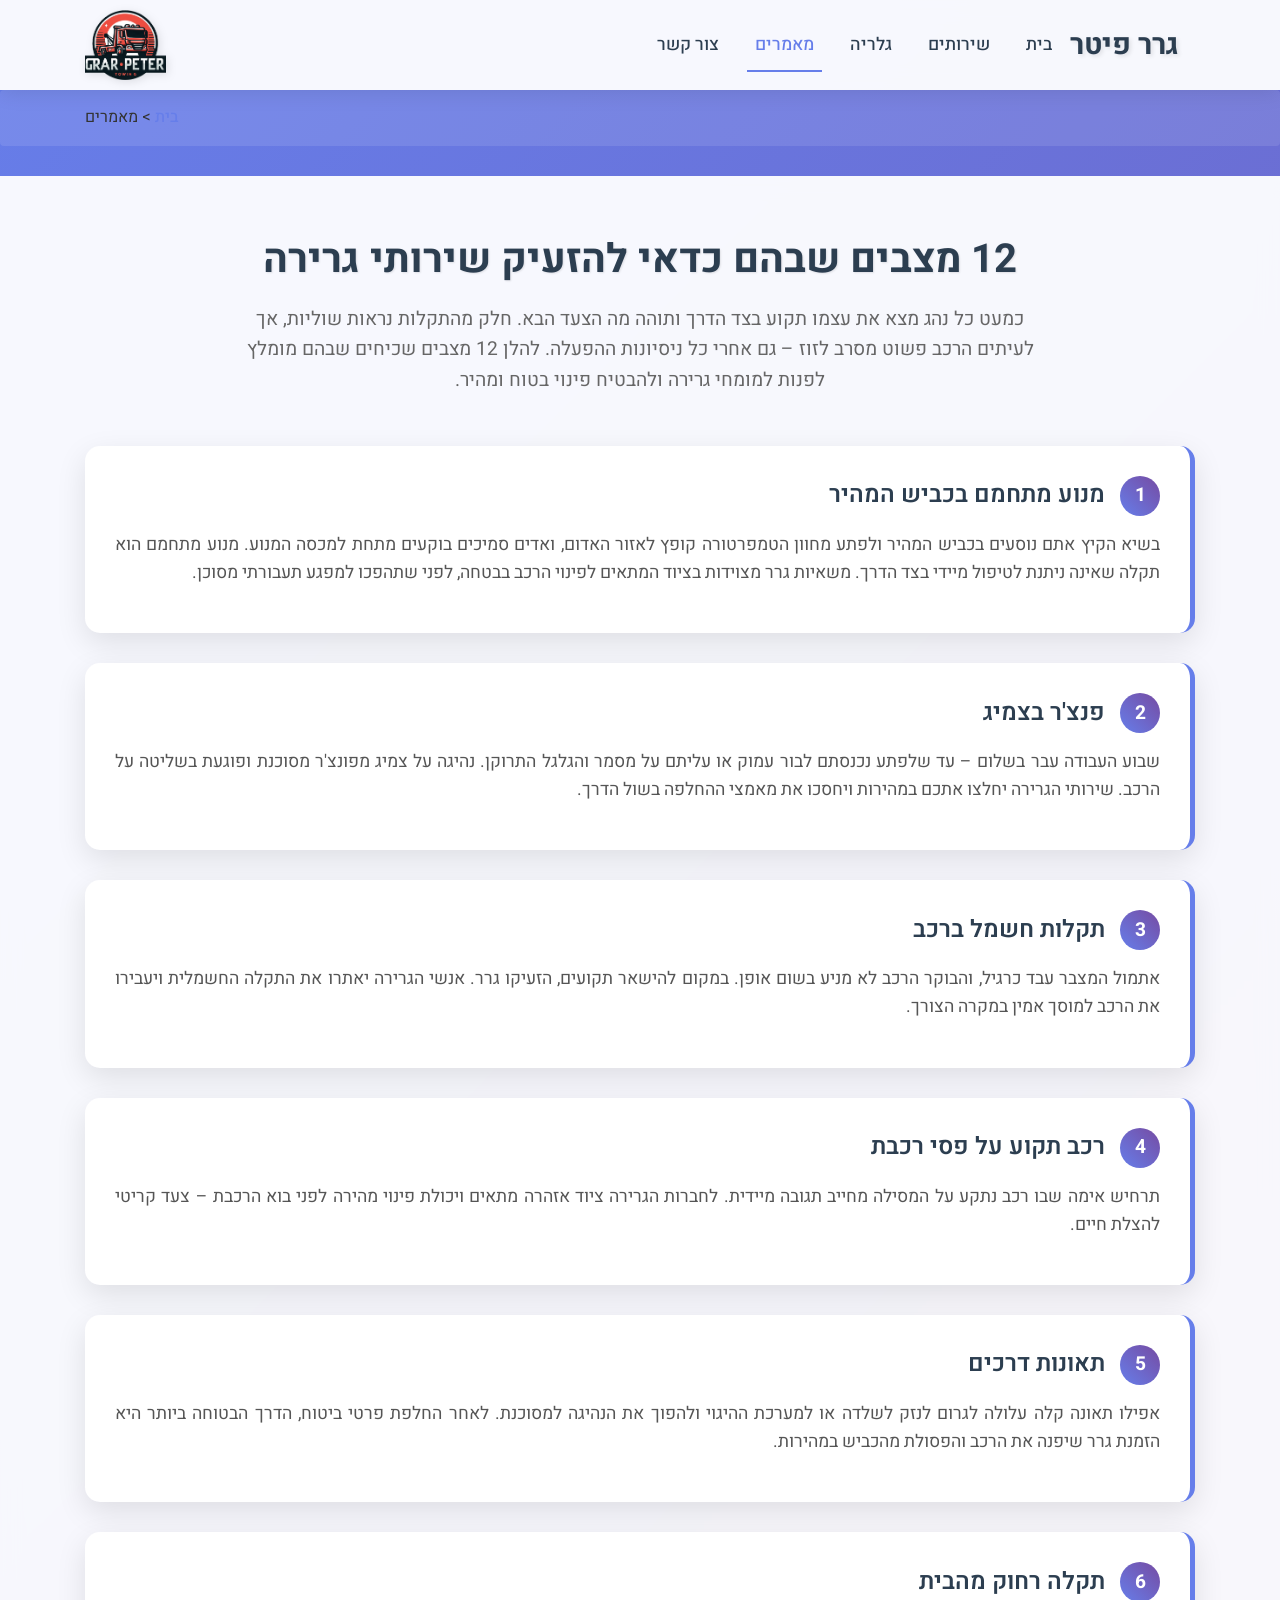
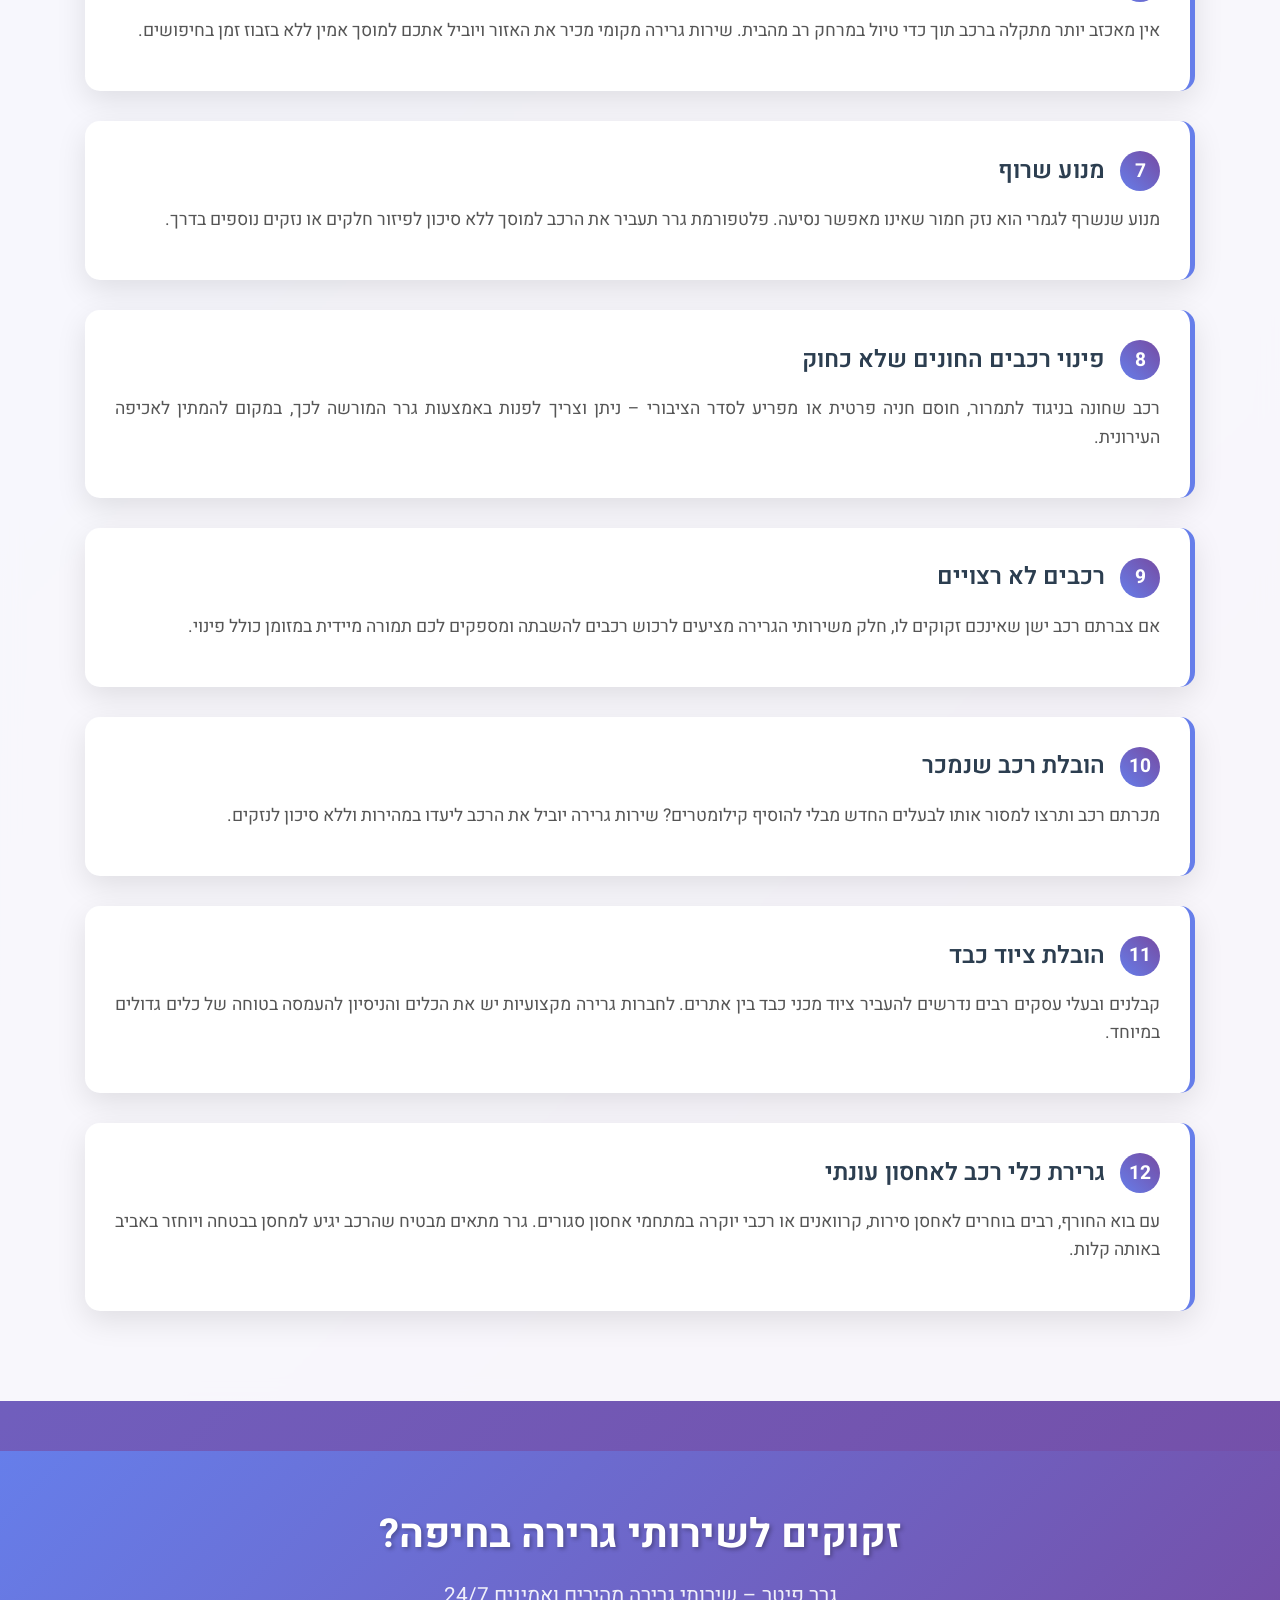
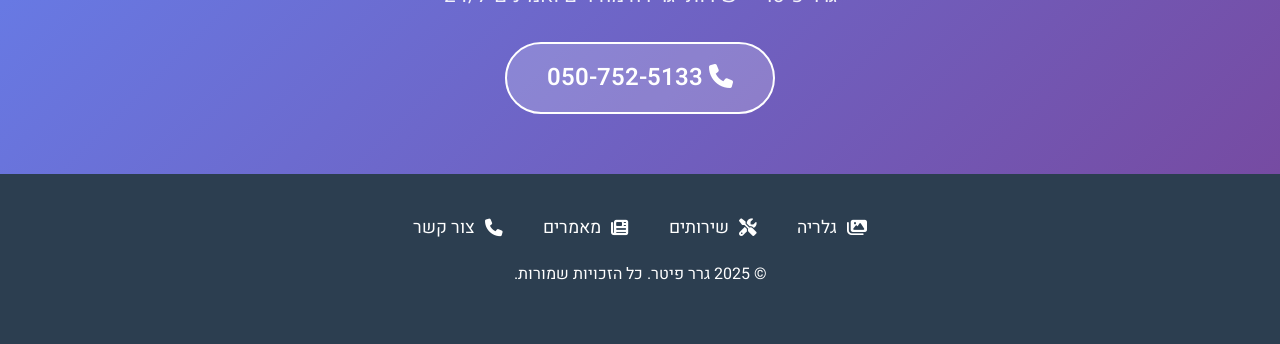
<file: articles.html>
<!DOCTYPE html>
<html lang="he" dir="rtl">
<head>
	<script async src="https://pagead2.googlesyndication.com/pagead/js/adsbygoogle.js?client=ca-pub-9745001764233813"
		crossorigin="anonymous"></script>
    <meta charset="UTF-8">
    <meta name="viewport" content="width=device-width, initial-scale=1.0">
    <meta name="google-site-verification" content="2VWf2H4eE2wIq6AK-6FFmOwPiqMEhGMvdeBjE1h_okM" />
    <meta name="msvalidate.01" content="72FC5FE023D698C42A776F361F7BFDEF" />

    <!-- SEO Meta Tags -->
    <title>מאמרים - מתי להזעיק גרר? 12 מצבים שבהם תזדקקו לשירותי גרירה בחיפה</title>
    <meta name="description" content="12 מצבים שבהם כדאי להזעיק שירותי גרירה בחיפה: מנוע מתחמם, רכב תקוע על פסי רכבת, תאונות דרכים ועוד. מדריך מקיף מאת גרר פיטר">
    <meta name="keywords" content="מתי להזעיק גרר, שירותי גרירה בחיפה, מנוע מתחמם, רכב תקוע על פסי רכבת, תאונות דרכים, גרירה דחופה בחיפה, גרר פיטר, פנצ'ר בצמיג, תקלות חשמל ברכב, רכב תקוע">
    <meta name="author" content="גרר פיטר">
    <meta name="robots" content="index, follow">

    <!-- Open Graph Meta Tags -->
    <meta property="og:title" content="מאמרים - מתי להזעיק גרר? 12 מצבים שבהם תזדקקו לשירותי גרירה">
    <meta property="og:description" content="מדריך מקיף לשירותי גרירה בחיפה – 12 מצבים שבהם כדאי להזעיק את גרר פיטר">
    <meta property="og:image" content="https://grarpeter.co.il/cover1.jpg">
    <meta property="og:url" content="https://grarpeter.co.il/articles.html">
    <meta property="og:type" content="article">
    <meta property="og:locale" content="he_IL">

    <!-- Canonical URL -->
    <link rel="canonical" href="https://grarpeter.co.il/articles.html">

    <!-- Hreflang for Hebrew -->
    <link rel="alternate" hreflang="he" href="https://grarpeter.co.il/articles.html">

    <!-- Favicon - Multiple sizes for different contexts -->
    <link rel="icon" type="image/png" sizes="16x16" href="/logo_no_bg.png">
    <link rel="icon" type="image/png" sizes="32x32" href="/logo_no_bg.png">
    <link rel="icon" type="image/png" sizes="48x48" href="/logo_no_bg.png">
    <link rel="icon" type="image/png" sizes="96x96" href="/logo_no_bg.png">
    <link rel="apple-touch-icon" sizes="180x180" href="/logo_no_bg.png">
    <link rel="shortcut icon" href="/logo_no_bg.png">
    
    <!-- For Google Search & Mobile -->
    <meta name="msapplication-TileImage" content="/logo_no_bg.png">
    <meta name="msapplication-TileColor" content="#667eea">

    <!-- Fonts -->
    <link rel="preload" href="https://fonts.googleapis.com/css2?family=Heebo:wght@300;400;500;700&display=swap" as="style" onload="this.onload=null;this.rel='stylesheet'">
    <noscript><link rel="stylesheet" href="https://fonts.googleapis.com/css2?family=Heebo:wght@300;400;500;700&display=swap"></noscript>

    <!-- Font Awesome -->
    <link rel="preload" href="https://cdnjs.cloudflare.com/ajax/libs/font-awesome/6.4.0/css/all.min.css" as="style" onload="this.onload=null;this.rel='stylesheet'">
    <noscript><link rel="stylesheet" href="https://cdnjs.cloudflare.com/ajax/libs/font-awesome/6.4.0/css/all.min.css"></noscript>

    <!-- Bootstrap CSS -->
    <link href="https://stackpath.bootstrapcdn.com/bootstrap/4.3.1/css/bootstrap.min.css" rel="stylesheet">

    <!-- Structured Data -->
    <script type="application/ld+json">
    {
        "@context": "https://schema.org",
        "@type": "Article",
        "headline": "12 מצבים שבהם כדאי להזעיק שירותי גרירה בחיפה",
        "description": "מדריך מקיף לשירותי גרירה – מנוע מתחמם, רכב תקוע על פסי רכבת, תאונות דרכים ועוד",
        "author": {
            "@type": "Organization",
            "name": "גרר פיטר"
        },
        "publisher": {
            "@type": "Organization",
            "name": "גרר פיטר",
            "logo": {
                "@type": "ImageObject",
                "url": "https://grarpeter.co.il/logo_no_bg.png"
            }
        },
        "url": "https://grarpeter.co.il/articles.html",
        "mainEntityOfPage": {
            "@type": "WebPage",
            "@id": "https://grarpeter.co.il/articles.html"
        },
        "about": {
            "@type": "Service",
            "name": "שירותי גרירה",
            "provider": {
                "@type": "LocalBusiness",
                "name": "גרר פיטר",
                "telephone": "+972-50-7525133"
            }
        }
    }
    </script>

    <style>
        * {
            margin: 0;
            padding: 0;
            box-sizing: border-box;
        }

        body {
            font-family: 'Heebo', Arial, sans-serif;
            background: linear-gradient(135deg, #667eea 0%, #764ba2 100%);
            min-height: 100vh;
            color: #333;
            line-height: 1.6;
        }

        /* Modern Navbar */
        .modern-navbar {
            background: rgba(255, 255, 255, 0.95) !important;
            backdrop-filter: blur(10px);
            box-shadow: 0 2px 20px rgba(0, 0, 0, 0.1);
            padding: 10px 0;
            position: sticky;
            top: 0;
            z-index: 1000;
        }

        .navbar-brand {
            font-size: 1.8rem;
            font-weight: 700;
            color: #2c3e50 !important;
            text-shadow: 2px 2px 4px rgba(0, 0, 0, 0.1);
        }

        .navbar-nav .nav-link {
            color: #2c3e50 !important;
            font-weight: 500;
            font-size: 1.1rem;
            margin: 0 10px;
            transition: all 0.3s ease;
            position: relative;
        }

        .navbar-nav .nav-link:hover {
            color: #667eea !important;
            transform: translateY(-2px);
        }

        .navbar-nav .nav-link.active {
            color: #667eea !important;
        }

        .navbar-nav .nav-link::after {
            content: '';
            position: absolute;
            width: 0;
            height: 2px;
            bottom: -5px;
            right: 50%;
            background: #667eea;
            transition: all 0.3s ease;
        }

        .navbar-nav .nav-link:hover::after,
        .navbar-nav .nav-link.active::after {
            width: 100%;
            right: 0;
        }

        .logo {
            height: 70px;
            width: auto;
            filter: drop-shadow(2px 2px 4px rgba(0, 0, 0, 0.1));
            transition: transform 0.3s ease;
        }

        .logo:hover {
            transform: scale(1.05);
        }

        /* Article Section */
        .article-section {
            padding: 60px 0;
            background: rgba(255, 255, 255, 0.95);
            backdrop-filter: blur(10px);
            margin: 20px 0;
        }

        .article-title {
            text-align: center;
            font-size: 2.5rem;
            font-weight: 700;
            color: #2c3e50;
            margin-bottom: 20px;
            text-shadow: 1px 1px 2px rgba(0, 0, 0, 0.1);
        }

        .article-subtitle {
            text-align: center;
            font-size: 1.2rem;
            color: #666;
            margin-bottom: 50px;
            max-width: 800px;
            margin-left: auto;
            margin-right: auto;
        }

        .article-item {
            background: white;
            border-radius: 15px;
            padding: 30px;
            margin-bottom: 30px;
            box-shadow: 0 10px 30px rgba(0, 0, 0, 0.1);
            transition: all 0.3s ease;
            border-right: 5px solid #667eea;
        }

        .article-item:hover {
            transform: translateY(-5px);
            box-shadow: 0 15px 40px rgba(0, 0, 0, 0.15);
        }

        .article-item h3 {
            color: #2c3e50;
            font-size: 1.5rem;
            font-weight: 600;
            margin-bottom: 15px;
            display: flex;
            align-items: center;
        }

        .article-item h3 .number {
            background: linear-gradient(45deg, #667eea, #764ba2);
            color: white;
            width: 40px;
            height: 40px;
            border-radius: 50%;
            display: flex;
            align-items: center;
            justify-content: center;
            font-weight: bold;
            margin-left: 15px;
            font-size: 1.2rem;
        }

        .article-item p {
            color: #555;
            font-size: 1.1rem;
            text-align: justify;
        }

        .cta-section {
            background: linear-gradient(135deg, #667eea 0%, #764ba2 100%);
            color: white;
            padding: 60px 0;
            text-align: center;
            margin-top: 50px;
        }

        .cta-title {
            font-size: 2.5rem;
            font-weight: 700;
            margin-bottom: 20px;
            text-shadow: 2px 2px 4px rgba(0, 0, 0, 0.3);
        }

        .cta-subtitle {
            font-size: 1.3rem;
            margin-bottom: 30px;
            opacity: 0.9;
        }

        .cta-phone {
            background: rgba(255, 255, 255, 0.2);
            border: 2px solid white;
            color: white;
            padding: 15px 40px;
            font-size: 1.5rem;
            font-weight: 600;
            border-radius: 50px;
            transition: all 0.3s ease;
            text-decoration: none;
            display: inline-block;
        }

        .cta-phone:hover {
            background: white;
            color: #667eea;
            transform: translateY(-3px);
            text-decoration: none;
        }
		
        /* Footer */
        .modern-footer {
            background: #2c3e50;
            color: white;
            padding: 40px 0;
            text-align: center;
        }

        .footer-content {
            display: flex;
            justify-content: center;
            gap: 40px;
            margin-bottom: 20px;
            flex-wrap: wrap;
        }

        .footer-link {
            color: white;
            text-decoration: none;
            font-size: 1.1rem;
            transition: all 0.3s ease;
            display: flex;
            align-items: center;
            gap: 10px;
        }

        .footer-link:hover {
            color: #667eea;
            transform: translateY(-2px);
            text-decoration: none;
        }

        .breadcrumb {
            background: rgba(255, 255, 255, 0.1);
            padding: 15px 0;
            margin-bottom: 30px;
        }

        .breadcrumb a {
            color: #667eea;
            text-decoration: none;
            font-weight: 500;
        }

        .breadcrumb a:hover {
            text-decoration: underline;
        }

        @media (max-width: 768px) {
            .article-title {
                font-size: 2rem;
            }
            
            .article-item h3 {
                font-size: 1.3rem;
            }
            
            .footer-content {
                flex-direction: column;
                gap: 20px;
            }
        }
    </style>
</head>

<body>
    <!-- Navigation -->
    <nav class="navbar navbar-expand-lg navbar-light modern-navbar">
        <div class="container">
            <a class="navbar-brand" href="index.html">גרר פיטר</a>
            
            <button class="navbar-toggler" type="button" data-toggle="collapse" data-target="#navbarNav" aria-controls="navbarNav" aria-expanded="false" aria-label="Toggle navigation">
                <span class="navbar-toggler-icon"></span>
            </button>
            
            <div class="collapse navbar-collapse" id="navbarNav">
                <ul class="navbar-nav ml-auto">
                    <li class="nav-item">
                        <a class="nav-link" href="index.html">בית</a>
                    </li>
                    <li class="nav-item">
                        <a class="nav-link" href="index.html#services">שירותים</a>
                    </li>
                    <li class="nav-item">
                        <a class="nav-link" href="index.html#gallery">גלריה</a>
                    </li>
                    <li class="nav-item">
                        <a class="nav-link active" href="articles.html">מאמרים</a>
                    </li>
                    <li class="nav-item">
                        <a class="nav-link" href="index.html#contact">צור קשר</a>
                    </li>
                </ul>
            </div>
            
            <img src="logo_no_bg.png" alt="לוגו גרר פיטר" class="logo">
        </div>
    </nav>

    <!-- Breadcrumb -->
    <div class="breadcrumb">
        <div class="container">
            <a href="index.html">בית</a> > <span>מאמרים</span>
        </div>
    </div>

    <!-- Article Section -->
    <section class="article-section">
        <div class="container">
            <h1 class="article-title">12 מצבים שבהם כדאי להזעיק שירותי גרירה</h1>
            <p class="article-subtitle">
                כמעט כל נהג מצא את עצמו תקוע בצד הדרך ותוהה מה הצעד הבא. חלק מהתקלות נראות שוליות, אך לעיתים הרכב פשוט מסרב לזוז – גם אחרי כל ניסיונות ההפעלה. להלן 12 מצבים שכיחים שבהם מומלץ לפנות למומחי גרירה ולהבטיח פינוי בטוח ומהיר.
            </p>

            <div class="row">
                <div class="col-12">
                    <!-- 1 -->
                    <div class="article-item">
                        <h3><span class="number">1</span>מנוע מתחמם בכביש המהיר</h3>
                        <p>
                            בשיא הקיץ אתם נוסעים בכביש המהיר ולפתע מחוון הטמפרטורה קופץ לאזור האדום, ואדים סמיכים בוקעים מתחת למכסה המנוע. מנוע מתחמם הוא תקלה שאינה ניתנת לטיפול מיידי בצד הדרך. משאיות גרר מצוידות בציוד המתאים לפינוי הרכב בבטחה, לפני שתהפכו למפגע תעבורתי מסוכן.
                        </p>
                    </div>
                    <!-- 2 -->
                    <div class="article-item">
                        <h3><span class="number">2</span>פנצ'ר בצמיג</h3>
                        <p>
                            שבוע העבודה עבר בשלום – עד שלפתע נכנסתם לבור עמוק או עליתם על מסמר והגלגל התרוקן. נהיגה על צמיג מפונצ'ר מסוכנת ופוגעת בשליטה על הרכב. שירותי הגרירה יחלצו אתכם במהירות ויחסכו את מאמצי ההחלפה בשול הדרך.
                        </p>
                    </div>
                    <!-- 3 -->
                    <div class="article-item">
                        <h3><span class="number">3</span>תקלות חשמל ברכב</h3>
                        <p>
                            אתמול המצבר עבד כרגיל, והבוקר הרכב לא מניע בשום אופן. במקום להישאר תקועים, הזעיקו גרר. אנשי הגרירה יאתרו את התקלה החשמלית ויעבירו את הרכב למוסך אמין במקרה הצורך.
                        </p>
                    </div>
                    <!-- 4 -->
                    <div class="article-item">
                        <h3><span class="number">4</span>רכב תקוע על פסי רכבת</h3>
                        <p>
                            תרחיש אימה שבו רכב נתקע על המסילה מחייב תגובה מיידית. לחברות הגרירה ציוד אזהרה מתאים ויכולת פינוי מהירה לפני בוא הרכבת – צעד קריטי להצלת חיים.
                        </p>
                    </div>
                    <!-- 5 -->
                    <div class="article-item">
                        <h3><span class="number">5</span>תאונות דרכים</h3>
                        <p>
                            אפילו תאונה קלה עלולה לגרום לנזק לשלדה או למערכת ההיגוי ולהפוך את הנהיגה למסוכנת. לאחר החלפת פרטי ביטוח, הדרך הבטוחה ביותר היא הזמנת גרר שיפנה את הרכב והפסולת מהכביש במהירות.
                        </p>
                    </div>
                    <!-- 6 -->
                    <div class="article-item">
                        <h3><span class="number">6</span>תקלה רחוק מהבית</h3>
                        <p>
                            אין מאכזב יותר מתקלה ברכב תוך כדי טיול במרחק רב מהבית. שירות גרירה מקומי מכיר את האזור ויוביל אתכם למוסך אמין ללא בזבוז זמן בחיפושים.
                        </p>
                    </div>
                    <!-- 7 -->
                    <div class="article-item">
                        <h3><span class="number">7</span>מנוע שרוף</h3>
                        <p>
                            מנוע שנשרף לגמרי הוא נזק חמור שאינו מאפשר נסיעה. פלטפורמת גרר תעביר את הרכב למוסך ללא סיכון לפיזור חלקים או נזקים נוספים בדרך.
                        </p>
                    </div>
                    <!-- 8 -->
                    <div class="article-item">
                        <h3><span class="number">8</span>פינוי רכבים החונים שלא כחוק</h3>
                        <p>
                            רכב שחונה בניגוד לתמרור, חוסם חניה פרטית או מפריע לסדר הציבורי – ניתן וצריך לפנות באמצעות גרר המורשה לכך, במקום להמתין לאכיפה העירונית.
                        </p>
                    </div>
                    <!-- 9 -->
                    <div class="article-item">
                        <h3><span class="number">9</span>רכבים לא רצויים</h3>
                        <p>
                            אם צברתם רכב ישן שאינכם זקוקים לו, חלק משירותי הגרירה מציעים לרכוש רכבים להשבתה ומספקים לכם תמורה מיידית במזומן כולל פינוי.
                        </p>
                    </div>
                    <!-- 10 -->
                    <div class="article-item">
                        <h3><span class="number">10</span>הובלת רכב שנמכר</h3>
                        <p>
                            מכרתם רכב ותרצו למסור אותו לבעלים החדש מבלי להוסיף קילומטרים? שירות גרירה יוביל את הרכב ליעדו במהירות וללא סיכון לנזקים.
                        </p>
                    </div>
                    <!-- 11 -->
                    <div class="article-item">
                        <h3><span class="number">11</span>הובלת ציוד כבד</h3>
                        <p>
                            קבלנים ובעלי עסקים רבים נדרשים להעביר ציוד מכני כבד בין אתרים. לחברות גרירה מקצועיות יש את הכלים והניסיון להעמסה בטוחה של כלים גדולים במיוחד.
                        </p>
                    </div>
                    <!-- 12 -->
                    <div class="article-item">
                        <h3><span class="number">12</span>גרירת כלי רכב לאחסון עונתי</h3>
                        <p>
                            עם בוא החורף, רבים בוחרים לאחסן סירות, קרוואנים או רכבי יוקרה במתחמי אחסון סגורים. גרר מתאים מבטיח שהרכב יגיע למחסן בבטחה ויוחזר באביב באותה קלות.
                        </p>
                    </div>
                </div>
            </div>
        </div>
    </section>

    <!-- CTA Section -->
    <section class="cta-section">
        <div class="container">
            <h2 class="cta-title">זקוקים לשירותי גרירה בחיפה?</h2>
            <p class="cta-subtitle">גרר פיטר – שירותי גרירה מהירים ואמינים 24/7</p>
            <a href="tel:+972507525133" class="cta-phone">
                <i class="fas fa-phone"></i> 050-752-5133
            </a>
        </div>
    </section>

    <!-- Footer -->
    <footer class="modern-footer">
        <div class="container">
            <div class="footer-content">
                <a href="index.html#gallery" class="footer-link">
                    <i class="fas fa-images"></i> גלריה
                </a>
                <a href="index.html#services" class="footer-link">
                    <i class="fas fa-tools"></i> שירותים
                </a>
                <a href="articles.html" class="footer-link">
                    <i class="fas fa-newspaper"></i> מאמרים
                </a>
                <a href="tel:+972507525133" class="footer-link">
                    <i class="fas fa-phone"></i> צור קשר
                </a>
            </div>
            <p>&copy; 2025 גרר פיטר. כל הזכויות שמורות.</p>
        </div>
    </footer>

    <!-- Scripts -->
    <script src="https://code.jquery.com/jquery-3.3.1.slim.min.js"></script>
    <script src="https://cdnjs.cloudflare.com/ajax/libs/popper.js/1.14.7/umd/popper.min.js"></script>
    <script src="https://stackpath.bootstrapcdn.com/bootstrap/4.3.1/js/bootstrap.min.js"></script>
</body>
</html>
</file>
